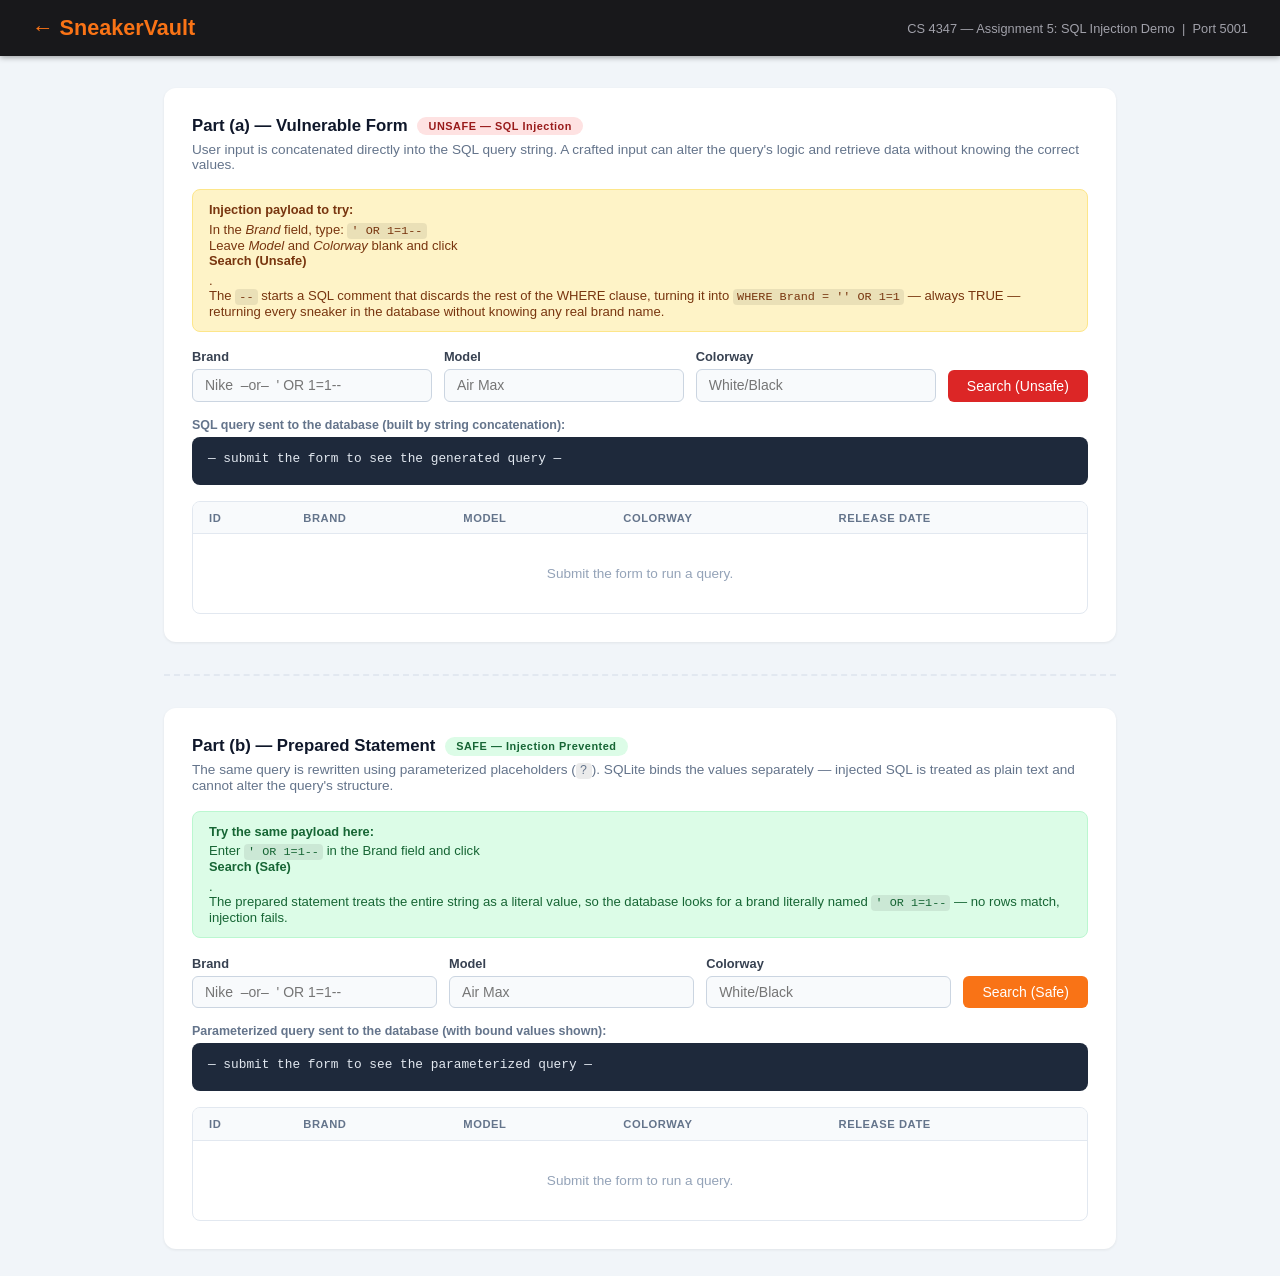
<file: sql_injection_demo/index.html>
<!DOCTYPE html>
<html lang="en">
<head>
  <meta charset="UTF-8" />
  <meta name="viewport" content="width=device-width, initial-scale=1.0" />
  <title>SQL Injection Demo — CS 4347</title>
  <style>
    *, *::before, *::after { box-sizing: border-box; margin: 0; padding: 0; }

    body {
      font-family: -apple-system, BlinkMacSystemFont, "Segoe UI", Roboto, "Helvetica Neue", sans-serif;
      background: #f1f5f9;
      color: #1e293b;
      min-height: 100vh;
    }

    header {
      background: #18181b;
      padding: 0 2rem;
      position: sticky;
      top: 0;
      z-index: 100;
      box-shadow: 0 1px 6px rgba(0,0,0,.4);
    }
    .header-top {
      display: flex;
      align-items: center;
      justify-content: space-between;
      height: 56px;
      gap: 1rem;
    }
    .brand { color: #f97316; font-size: 1.35rem; font-weight: 700; text-decoration: none; }
    .subtitle { color: #a1a1aa; font-size: 0.8rem; }

    main { max-width: 1000px; margin: 2rem auto; padding: 0 1.5rem; }

    .card {
      background: #fff;
      border-radius: 12px;
      box-shadow: 0 1px 3px rgba(0,0,0,.07);
      padding: 1.75rem;
      margin-bottom: 1.75rem;
    }

    h2 {
      font-size: 1.05rem;
      font-weight: 700;
      color: #0f172a;
      margin-bottom: 0.35rem;
      display: flex;
      align-items: center;
      gap: 0.6rem;
    }
    .badge {
      display: inline-block;
      padding: 0.2rem 0.7rem;
      border-radius: 999px;
      font-size: 0.68rem;
      font-weight: 700;
      letter-spacing: 0.05em;
    }
    .badge-unsafe { background: #fee2e2; color: #991b1b; }
    .badge-safe   { background: #dcfce7; color: #166534; }

    .part-desc { font-size: 0.85rem; color: #64748b; margin-bottom: 1.1rem; }

    .hint {
      border-radius: 8px;
      padding: 0.75rem 1rem;
      font-size: 0.82rem;
      margin-bottom: 1.1rem;
    }
    .hint-warn { background: #fef3c7; border: 1px solid #fde68a; color: #78350f; }
    .hint-ok   { background: #dcfce7; border: 1px solid #bbf7d0; color: #166534; }
    .hint strong { display: block; margin-bottom: 0.3rem; font-size: 0.8rem; }
    code {
      background: rgba(0,0,0,.08);
      border-radius: 4px;
      padding: 0.1em 0.35em;
      font-family: "SFMono-Regular", Consolas, monospace;
      font-size: 0.9em;
    }

    .search-bar {
      display: flex;
      flex-wrap: wrap;
      gap: 0.75rem;
      align-items: flex-end;
      margin-bottom: 1rem;
    }
    .form-group { display: flex; flex-direction: column; gap: 0.3rem; flex: 1; min-width: 150px; }
    .form-group label { font-size: 0.8rem; font-weight: 600; color: #374151; }
    .form-group input {
      border: 1px solid #cbd5e1;
      border-radius: 6px;
      padding: 0.45rem 0.75rem;
      font-size: 0.875rem;
      background: #f8fafc;
      color: #1e293b;
      width: 100%;
    }
    .form-group input:focus {
      outline: none;
      border-color: #f97316;
      box-shadow: 0 0 0 3px rgba(249,115,22,.12);
      background: #fff;
    }

    .btn {
      padding: 0.5rem 1.2rem;
      border-radius: 6px;
      border: none;
      font-size: 0.875rem;
      font-weight: 500;
      cursor: pointer;
      white-space: nowrap;
      align-self: flex-end;
    }
    .btn-danger  { background: #dc2626; color: #fff; }
    .btn-danger:hover { background: #b91c1c; }
    .btn-primary { background: #f97316; color: #fff; }
    .btn-primary:hover { background: #ea6c0a; }

    .query-label { font-size: 0.78rem; font-weight: 600; color: #64748b; margin-bottom: 0.35rem; }
    .query-box {
      background: #1e293b;
      color: #e2e8f0;
      border-radius: 8px;
      padding: 0.85rem 1rem;
      font-family: "SFMono-Regular", Consolas, "Liberation Mono", Menlo, monospace;
      font-size: 0.8rem;
      white-space: pre-wrap;
      word-break: break-all;
      margin-bottom: 1rem;
      min-height: 3rem;
    }

    .table-wrap { overflow-x: auto; border-radius: 8px; border: 1px solid #e2e8f0; }
    table { width: 100%; border-collapse: collapse; font-size: 0.85rem; }
    thead th {
      background: #f8fafc;
      padding: 0.6rem 1rem;
      text-align: left;
      font-size: 0.7rem;
      font-weight: 700;
      text-transform: uppercase;
      letter-spacing: 0.05em;
      color: #64748b;
      border-bottom: 1px solid #e2e8f0;
      white-space: nowrap;
    }
    tbody td { padding: 0.65rem 1rem; border-bottom: 1px solid #f1f5f9; }
    tbody tr:last-child td { border-bottom: none; }
    tbody tr:hover td { background: #fafbff; }

    .row-count { font-size: 0.78rem; color: #64748b; margin-bottom: 0.5rem; }
    .row-count strong { color: #0f172a; }

    hr { border: none; border-top: 2px dashed #e2e8f0; margin: 2rem 0; }
  </style>
</head>
<body>

<header>
  <div class="header-top">
    <a class="brand" href="http://127.0.0.1:5000">← SneakerVault</a>
    <span class="subtitle">CS 4347 — Assignment 5: SQL Injection Demo &nbsp;|&nbsp; Port 5001</span>
  </div>
</header>

<main>

  <!-- ── Part A: Vulnerable ──────────────────────────────────── -->
  <div class="card">
    <h2>Part (a) — Vulnerable Form <span class="badge badge-unsafe">UNSAFE — SQL Injection</span></h2>
    <p class="part-desc">
      User input is concatenated directly into the SQL query string. A crafted input can
      alter the query's logic and retrieve data without knowing the correct values.
    </p>

    <div class="hint hint-warn">
      <strong>Injection payload to try:</strong>
      In the <em>Brand</em> field, type: <code>' OR 1=1--</code><br/>
      Leave <em>Model</em> and <em>Colorway</em> blank and click <strong>Search (Unsafe)</strong>.<br/>
      The <code>--</code> starts a SQL comment that discards the rest of the WHERE clause, turning it into
      <code>WHERE Brand = '' OR 1=1</code> — always TRUE — returning every sneaker in the database
      without knowing any real brand name.
    </div>

    <form id="unsafeForm" class="search-bar">
      <div class="form-group">
        <label for="u_brand">Brand</label>
        <input type="text" id="u_brand" placeholder="Nike  –or–  ' OR 1=1--" />
      </div>
      <div class="form-group">
        <label for="u_model">Model</label>
        <input type="text" id="u_model" placeholder="Air Max" />
      </div>
      <div class="form-group">
        <label for="u_colorway">Colorway</label>
        <input type="text" id="u_colorway" placeholder="White/Black" />
      </div>
      <button class="btn btn-danger" type="submit">Search (Unsafe)</button>
    </form>

    <p class="query-label">SQL query sent to the database (built by string concatenation):</p>
    <div class="query-box" id="unsafeQuery">— submit the form to see the generated query —</div>

    <p class="row-count" id="unsafeCount"></p>
    <div class="table-wrap">
      <table>
        <thead>
          <tr><th>ID</th><th>Brand</th><th>Model</th><th>Colorway</th><th>Release Date</th></tr>
        </thead>
        <tbody id="unsafeBody">
          <tr><td colspan="5" style="text-align:center;color:#94a3b8;padding:2rem;">Submit the form to run a query.</td></tr>
        </tbody>
      </table>
    </div>
  </div>

  <hr />

  <!-- ── Part B: Safe ────────────────────────────────────────── -->
  <div class="card">
    <h2>Part (b) — Prepared Statement <span class="badge badge-safe">SAFE — Injection Prevented</span></h2>
    <p class="part-desc">
      The same query is rewritten using parameterized placeholders (<code>?</code>).
      SQLite binds the values separately — injected SQL is treated as plain text and
      cannot alter the query's structure.
    </p>

    <div class="hint hint-ok">
      <strong>Try the same payload here:</strong>
      Enter <code>' OR 1=1--</code> in the Brand field and click <strong>Search (Safe)</strong>.<br/>
      The prepared statement treats the entire string as a literal value, so the database looks for a brand
      literally named <code>' OR 1=1--</code> — no rows match, injection fails.
    </div>

    <form id="safeForm" class="search-bar">
      <div class="form-group">
        <label for="s_brand">Brand</label>
        <input type="text" id="s_brand" placeholder="Nike  –or–  ' OR 1=1--" />
      </div>
      <div class="form-group">
        <label for="s_model">Model</label>
        <input type="text" id="s_model" placeholder="Air Max" />
      </div>
      <div class="form-group">
        <label for="s_colorway">Colorway</label>
        <input type="text" id="s_colorway" placeholder="White/Black" />
      </div>
      <button class="btn btn-primary" type="submit">Search (Safe)</button>
    </form>

    <p class="query-label">Parameterized query sent to the database (with bound values shown):</p>
    <div class="query-box" id="safeQuery">— submit the form to see the parameterized query —</div>

    <p class="row-count" id="safeCount"></p>
    <div class="table-wrap">
      <table>
        <thead>
          <tr><th>ID</th><th>Brand</th><th>Model</th><th>Colorway</th><th>Release Date</th></tr>
        </thead>
        <tbody id="safeBody">
          <tr><td colspan="5" style="text-align:center;color:#94a3b8;padding:2rem;">Submit the form to run a query.</td></tr>
        </tbody>
      </table>
    </div>
  </div>

</main>

<script>
  function renderRows(data, tbodyId, countId) {
    const tbody = document.getElementById(tbodyId);
    const count = document.getElementById(countId);
    const rows  = data.results || [];

    if (data.error) {
      tbody.innerHTML = `<tr><td colspan="5" style="color:#dc2626;padding:1rem;">DB error: ${data.error}</td></tr>`;
      count.innerHTML = '';
      return;
    }

    count.innerHTML = rows.length
      ? `<strong>${rows.length}</strong> row(s) returned`
      : '<strong>0</strong> rows returned';

    if (rows.length === 0) {
      tbody.innerHTML = '<tr><td colspan="5" style="text-align:center;color:#94a3b8;padding:1.5rem;">No matching rows.</td></tr>';
      return;
    }

    tbody.innerHTML = rows.map(r => `
      <tr>
        <td>${r.ID}</td>
        <td>${r.Brand}</td>
        <td>${r.Model}</td>
        <td>${r.Colorway}</td>
        <td>${r.ReleaseDate || '—'}</td>
      </tr>`).join('');
  }

  document.getElementById('unsafeForm').addEventListener('submit', async e => {
    e.preventDefault();
    const params = new URLSearchParams({
      brand:    document.getElementById('u_brand').value,
      model:    document.getElementById('u_model').value,
      colorway: document.getElementById('u_colorway').value,
    });
    const res  = await fetch('/api/sneaker-search/unsafe?' + params);
    const data = await res.json();
    document.getElementById('unsafeQuery').textContent = data.query || '(no query)';
    renderRows(data, 'unsafeBody', 'unsafeCount');
  });

  document.getElementById('safeForm').addEventListener('submit', async e => {
    e.preventDefault();
    const params = new URLSearchParams({
      brand:    document.getElementById('s_brand').value,
      model:    document.getElementById('s_model').value,
      colorway: document.getElementById('s_colorway').value,
    });
    const res  = await fetch('/api/sneaker-search/safe?' + params);
    const data = await res.json();
    document.getElementById('safeQuery').textContent = data.query || '(no query)';
    renderRows(data, 'safeBody', 'safeCount');
  });
</script>
</body>
</html>
</file>
